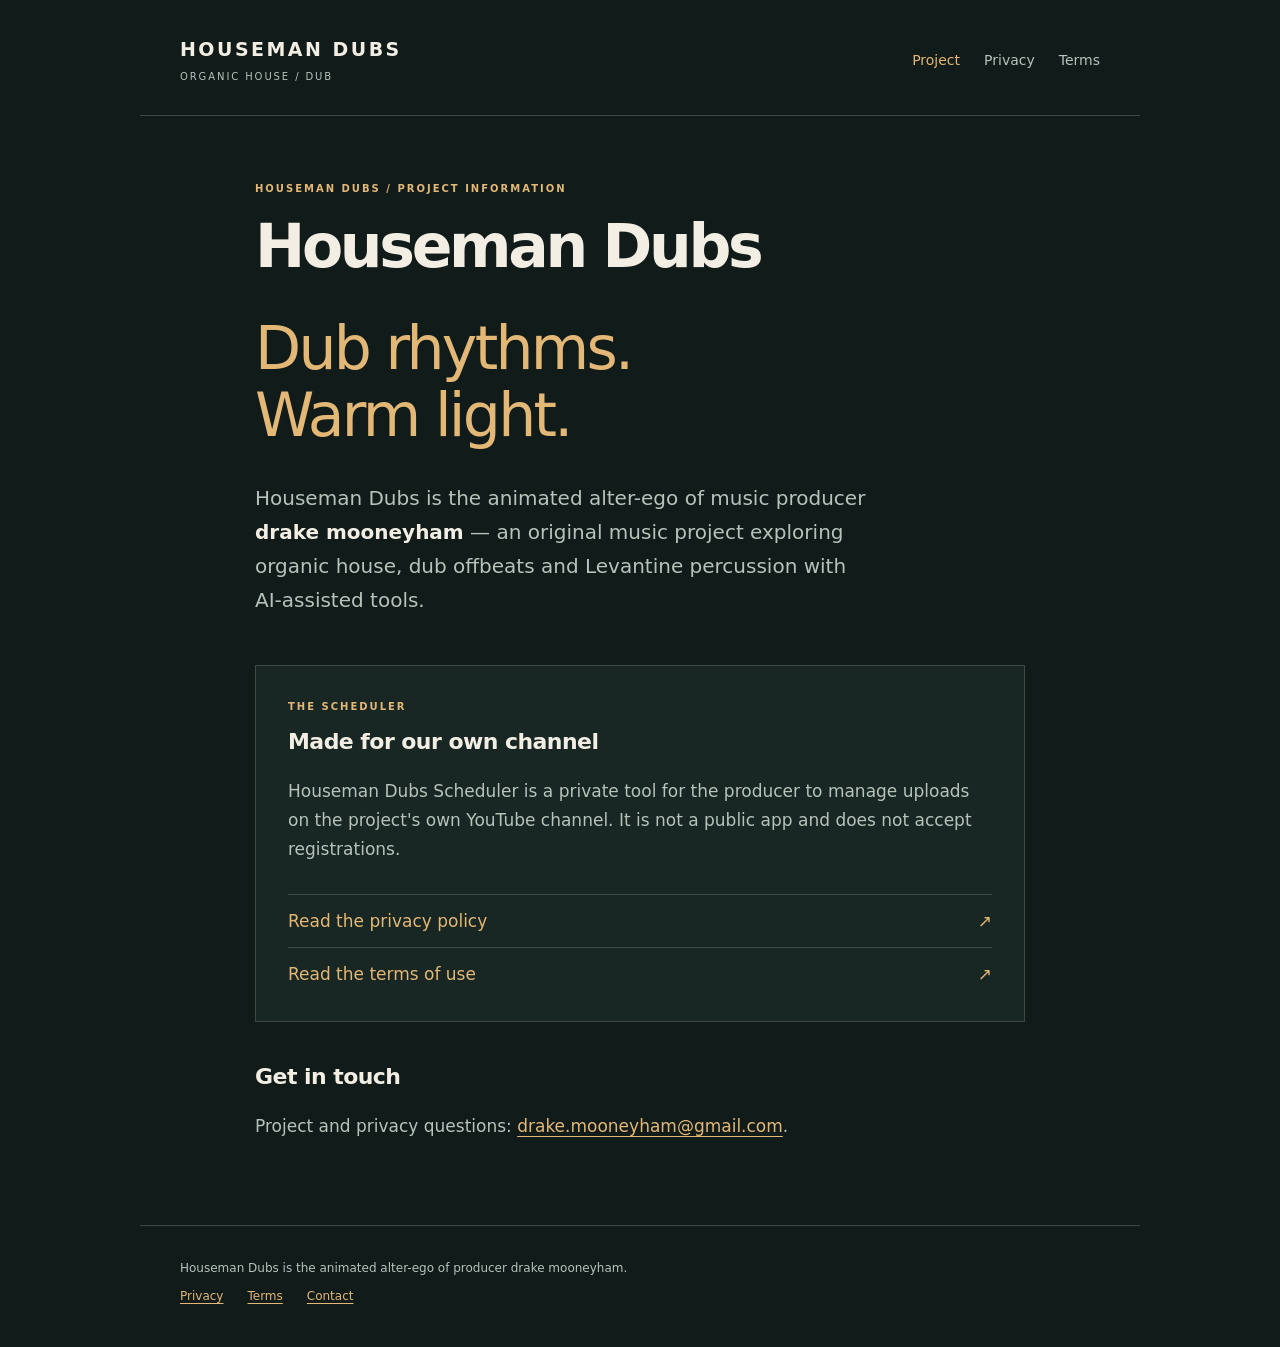
<file: index.html>
<!doctype html>
<html lang="en"><head><meta charset="utf-8"><meta name="viewport" content="width=device-width,initial-scale=1">
<meta name="description" content="Official Houseman Dubs project information and scheduler policies.">
<title>Houseman Dubs · Houseman Dubs</title><link rel="stylesheet" href="style.css"></head>
<body><a class="skip" href="#main">Skip to content</a><header><a class="brand" href="index.html">HOUSEMAN DUBS<span>ORGANIC HOUSE / DUB</span></a>
<nav aria-label="Main navigation"><a href="index.html" aria-current="page">Project</a><a href="privacy.html">Privacy</a><a href="terms.html">Terms</a></nav></header>
<main id="main"><p class="eyebrow">HOUSEMAN DUBS / PROJECT INFORMATION</p><h1>Houseman Dubs</h1><p class="intro">Dub rhythms.<br>Warm light.</p>
<p class="lede">Houseman Dubs is the animated alter-ego of music producer <strong>drake mooneyham</strong> — an original music project exploring organic house, dub offbeats and Levantine percussion with AI-assisted tools.</p>
<section class="card"><p class="eyebrow">THE SCHEDULER</p><h2>Made for our own channel</h2><p>Houseman Dubs Scheduler is a private tool for the producer to manage uploads on the project's own YouTube channel. It is not a public app and does not accept registrations.</p><div class="links"><a href="privacy.html">Read the privacy policy <span aria-hidden="true">↗</span></a><a href="terms.html">Read the terms of use <span aria-hidden="true">↗</span></a></div></section>
<section><h2>Get in touch</h2><p>Project and privacy questions: <a href="mailto:drake.mooneyham@gmail.com">drake.mooneyham@gmail.com</a>.</p></section></main>
<footer><p>Houseman Dubs is the animated alter-ego of producer drake mooneyham.</p>
<p><a href="privacy.html">Privacy</a><a href="terms.html">Terms</a><a href="mailto:drake.mooneyham@gmail.com">Contact</a></p></footer></body></html>
</file>
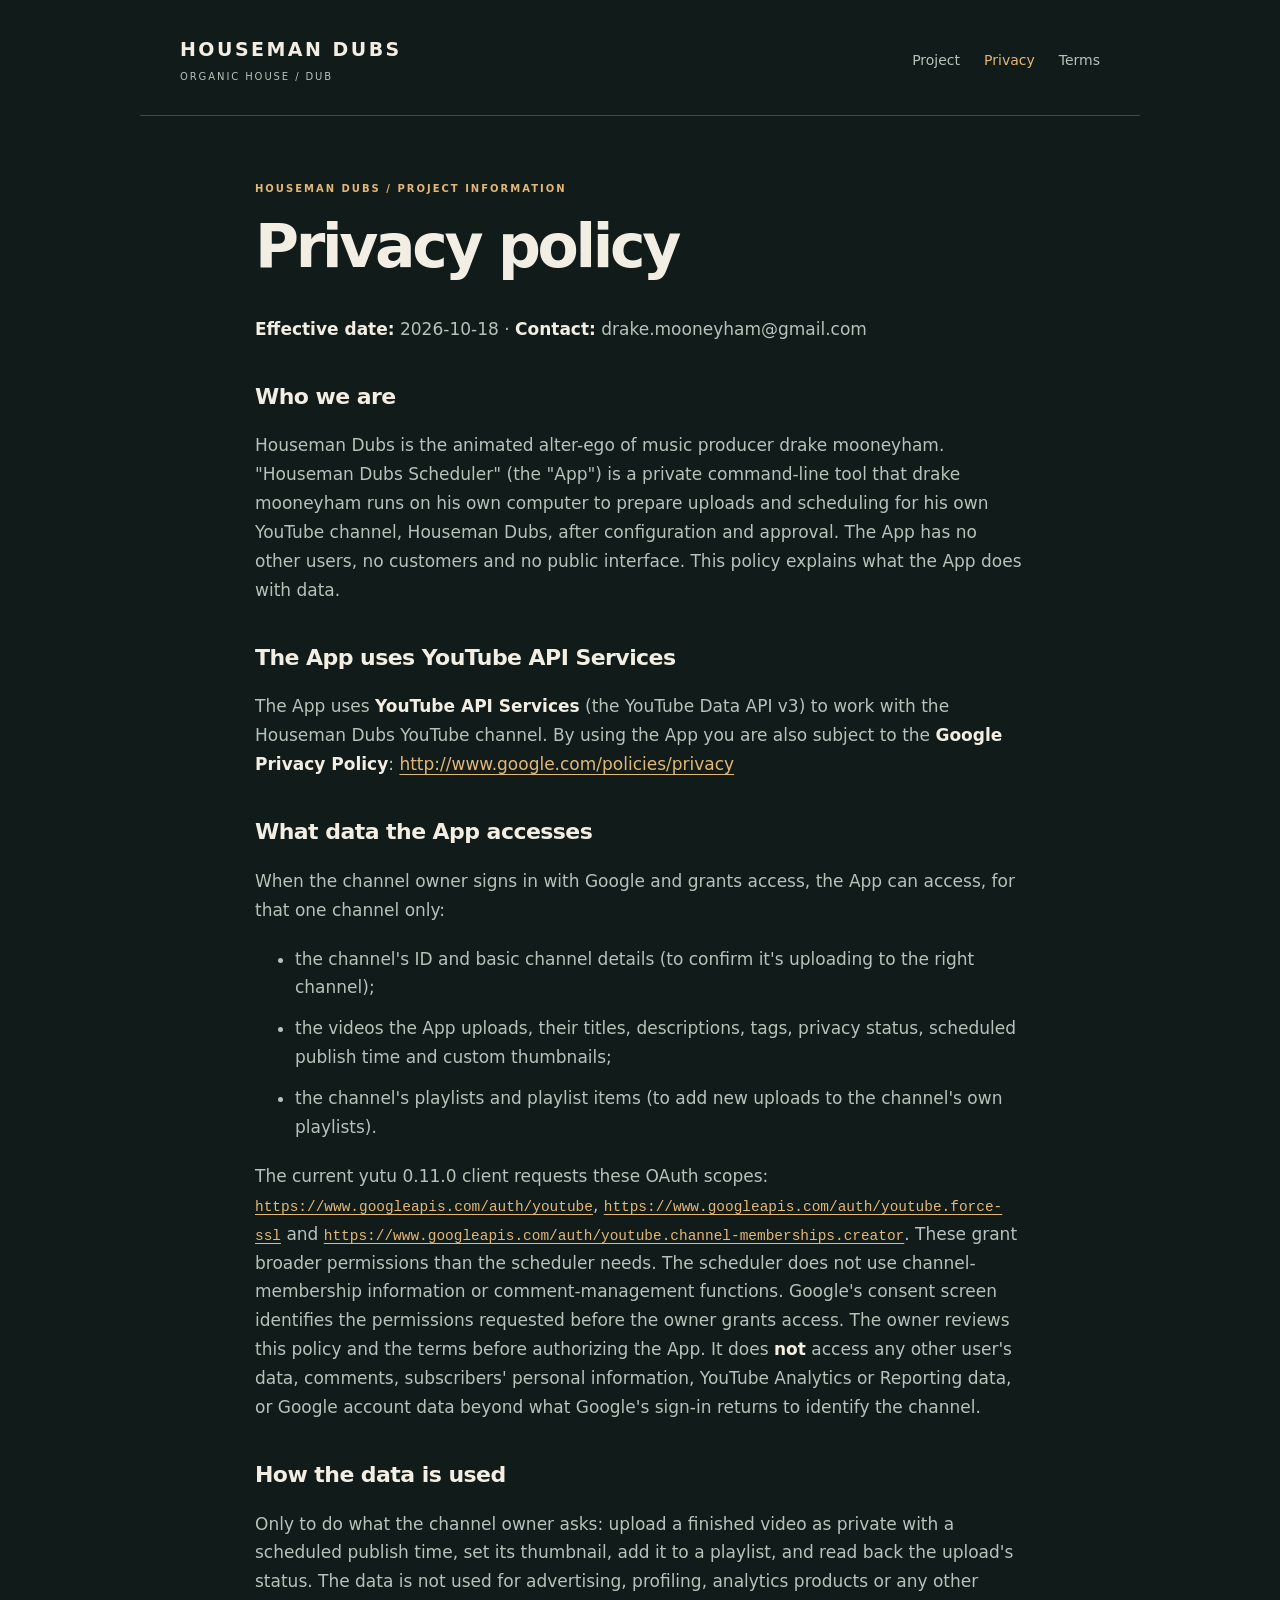
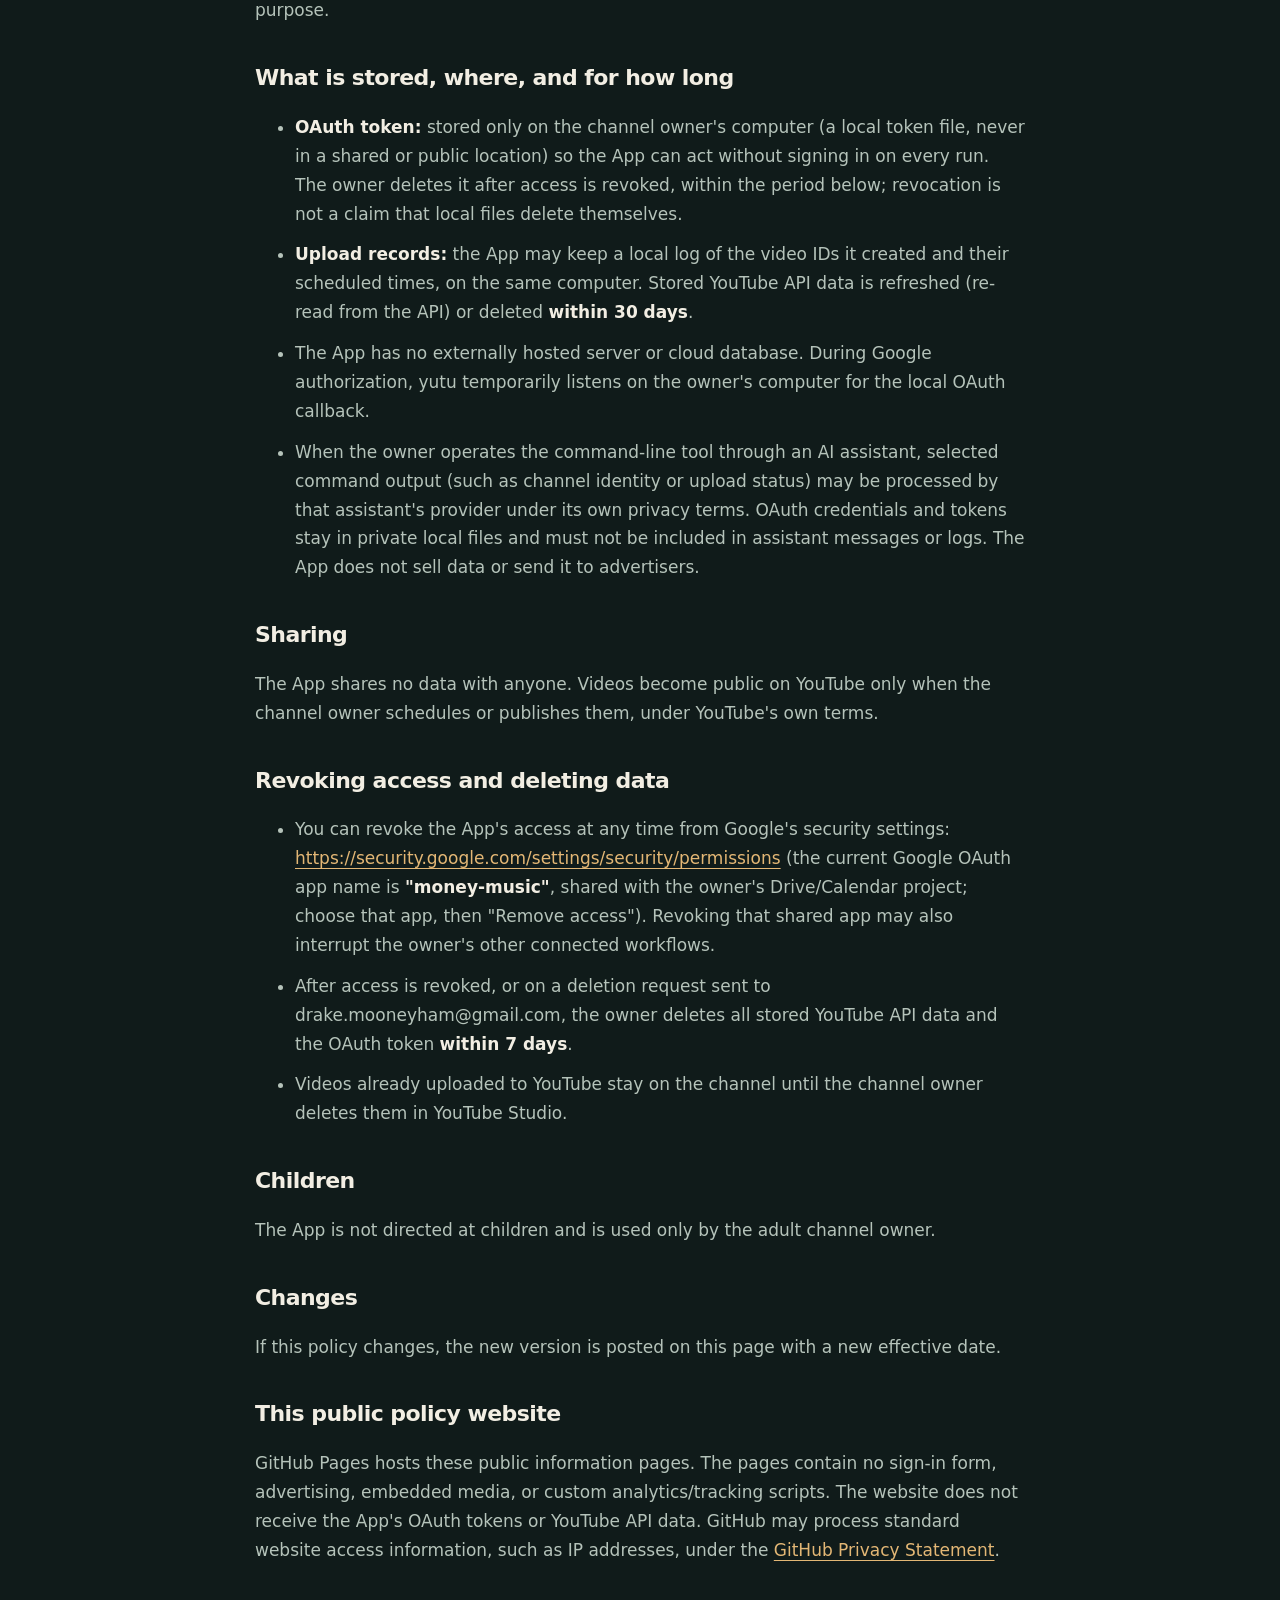
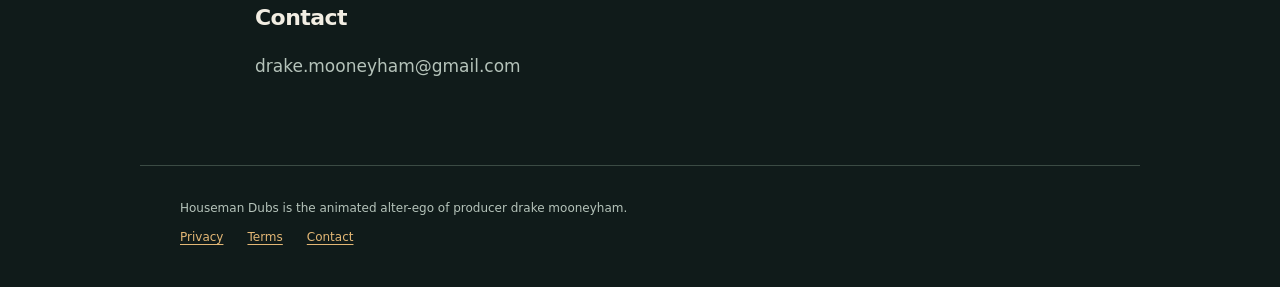
<file: privacy.html>
<!doctype html>
<html lang="en"><head><meta charset="utf-8"><meta name="viewport" content="width=device-width,initial-scale=1">
<meta name="description" content="Official Houseman Dubs project information and scheduler policies.">
<title>Privacy policy · Houseman Dubs</title><link rel="stylesheet" href="style.css"></head>
<body><a class="skip" href="#main">Skip to content</a><header><a class="brand" href="index.html">HOUSEMAN DUBS<span>ORGANIC HOUSE / DUB</span></a>
<nav aria-label="Main navigation"><a href="index.html">Project</a><a href="privacy.html" aria-current="page">Privacy</a><a href="terms.html">Terms</a></nav></header>
<main id="main"><p class="eyebrow">HOUSEMAN DUBS / PROJECT INFORMATION</p><h1>Privacy policy</h1><p><strong>Effective date:</strong> 2026-10-18 · <strong>Contact:</strong> drake.mooneyham@gmail.com</p>
<h2>Who we are</h2>
<p>Houseman Dubs is the animated alter-ego of music producer drake mooneyham. &quot;Houseman Dubs Scheduler&quot; (the &quot;App&quot;) is a private command-line tool that drake mooneyham runs on his own computer to prepare uploads and scheduling for his own YouTube channel, Houseman Dubs, after configuration and approval. The App has no other users, no customers and no public interface. This policy explains what the App does with data.</p>
<h2>The App uses YouTube API Services</h2>
<p>The App uses <strong>YouTube API Services</strong> (the YouTube Data API v3) to work with the Houseman Dubs YouTube channel. By using the App you are also subject to the <strong>Google Privacy Policy</strong>: <a href="http://www.google.com/policies/privacy">http://www.google.com/policies/privacy</a></p>
<h2>What data the App accesses</h2>
<p>When the channel owner signs in with Google and grants access, the App can access, for that one channel only:</p>
<ul>
<li>the channel&#x27;s ID and basic channel details (to confirm it&#x27;s uploading to the right channel);</li>
<li>the videos the App uploads, their titles, descriptions, tags, privacy status, scheduled publish time and custom thumbnails;</li>
<li>the channel&#x27;s playlists and playlist items (to add new uploads to the channel&#x27;s own playlists).</li>
</ul>
<p>The current yutu 0.11.0 client requests these OAuth scopes: <code><a href="https://www.googleapis.com/auth/youtube">https://www.googleapis.com/auth/youtube</a></code>, <code><a href="https://www.googleapis.com/auth/youtube.force-ssl">https://www.googleapis.com/auth/youtube.force-ssl</a></code> and <code><a href="https://www.googleapis.com/auth/youtube.channel-memberships.creator">https://www.googleapis.com/auth/youtube.channel-memberships.creator</a></code>. These grant broader permissions than the scheduler needs. The scheduler does not use channel-membership information or comment-management functions. Google&#x27;s consent screen identifies the permissions requested before the owner grants access. The owner reviews this policy and the terms before authorizing the App. It does <strong>not</strong> access any other user&#x27;s data, comments, subscribers&#x27; personal information, YouTube Analytics or Reporting data, or Google account data beyond what Google&#x27;s sign-in returns to identify the channel.</p>
<h2>How the data is used</h2>
<p>Only to do what the channel owner asks: upload a finished video as private with a scheduled publish time, set its thumbnail, add it to a playlist, and read back the upload&#x27;s status. The data is not used for advertising, profiling, analytics products or any other purpose.</p>
<h2>What is stored, where, and for how long</h2>
<ul>
<li><strong>OAuth token:</strong> stored only on the channel owner&#x27;s computer (a local token file, never in a shared or public location) so the App can act without signing in on every run. The owner deletes it after access is revoked, within the period below; revocation is not a claim that local files delete themselves.</li>
<li><strong>Upload records:</strong> the App may keep a local log of the video IDs it created and their scheduled times, on the same computer. Stored YouTube API data is refreshed (re-read from the API) or deleted <strong>within 30 days</strong>.</li>
<li>The App has no externally hosted server or cloud database. During Google authorization, yutu temporarily listens on the owner&#x27;s computer for the local OAuth callback.</li>
<li>When the owner operates the command-line tool through an AI assistant, selected command output (such as channel identity or upload status) may be processed by that assistant&#x27;s provider under its own privacy terms. OAuth credentials and tokens stay in private local files and must not be included in assistant messages or logs. The App does not sell data or send it to advertisers.</li>
</ul>
<h2>Sharing</h2>
<p>The App shares no data with anyone. Videos become public on YouTube only when the channel owner schedules or publishes them, under YouTube&#x27;s own terms.</p>
<h2>Revoking access and deleting data</h2>
<ul>
<li>You can revoke the App&#x27;s access at any time from Google&#x27;s security settings: <a href="https://security.google.com/settings/security/permissions">https://security.google.com/settings/security/permissions</a> (the current Google OAuth app name is <strong>&quot;money-music&quot;</strong>, shared with the owner&#x27;s Drive/Calendar project; choose that app, then &quot;Remove access&quot;). Revoking that shared app may also interrupt the owner&#x27;s other connected workflows.</li>
<li>After access is revoked, or on a deletion request sent to drake.mooneyham@gmail.com, the owner deletes all stored YouTube API data and the OAuth token <strong>within 7 days</strong>.</li>
<li>Videos already uploaded to YouTube stay on the channel until the channel owner deletes them in YouTube Studio.</li>
</ul>
<h2>Children</h2>
<p>The App is not directed at children and is used only by the adult channel owner.</p>
<h2>Changes</h2>
<p>If this policy changes, the new version is posted on this page with a new effective date.</p>
<h2>This public policy website</h2>
<p>GitHub Pages hosts these public information pages. The pages contain no sign-in form, advertising, embedded media, or custom analytics/tracking scripts. The website does not receive the App&#x27;s OAuth tokens or YouTube API data. GitHub may process standard website access information, such as IP addresses, under the <a href="https://docs.github.com/en/site-policy/privacy-policies/github-general-privacy-statement">GitHub Privacy Statement</a>.</p>
<h2>Contact</h2>
<p>drake.mooneyham@gmail.com</p></main>
<footer><p>Houseman Dubs is the animated alter-ego of producer drake mooneyham.</p>
<p><a href="privacy.html">Privacy</a><a href="terms.html">Terms</a><a href="mailto:drake.mooneyham@gmail.com">Contact</a></p></footer></body></html>
</file>
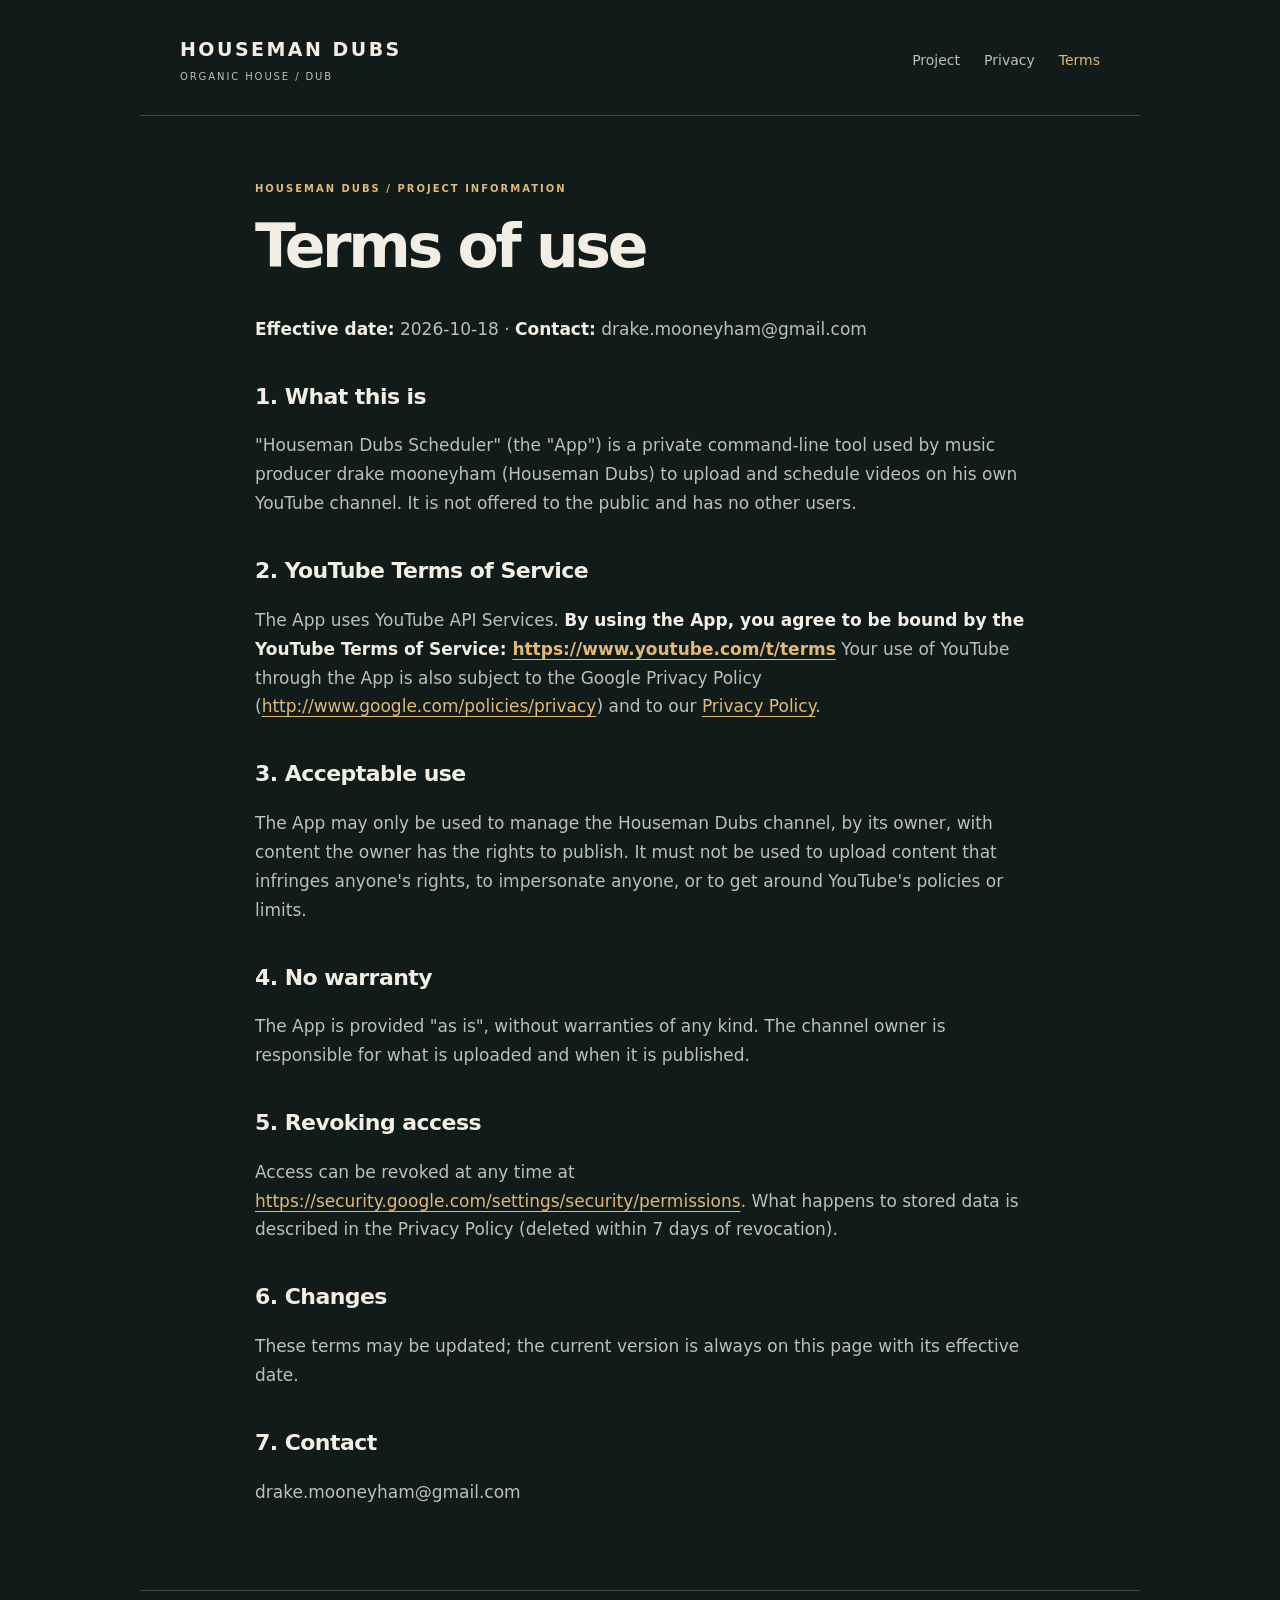
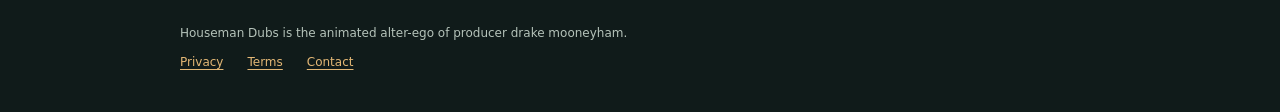
<file: terms.html>
<!doctype html>
<html lang="en"><head><meta charset="utf-8"><meta name="viewport" content="width=device-width,initial-scale=1">
<meta name="description" content="Official Houseman Dubs project information and scheduler policies.">
<title>Terms of use · Houseman Dubs</title><link rel="stylesheet" href="style.css"></head>
<body><a class="skip" href="#main">Skip to content</a><header><a class="brand" href="index.html">HOUSEMAN DUBS<span>ORGANIC HOUSE / DUB</span></a>
<nav aria-label="Main navigation"><a href="index.html">Project</a><a href="privacy.html">Privacy</a><a href="terms.html" aria-current="page">Terms</a></nav></header>
<main id="main"><p class="eyebrow">HOUSEMAN DUBS / PROJECT INFORMATION</p><h1>Terms of use</h1><p><strong>Effective date:</strong> 2026-10-18 · <strong>Contact:</strong> drake.mooneyham@gmail.com</p>
<h2>1. What this is</h2>
<p>&quot;Houseman Dubs Scheduler&quot; (the &quot;App&quot;) is a private command-line tool used by music producer drake mooneyham (Houseman Dubs) to upload and schedule videos on his own YouTube channel. It is not offered to the public and has no other users.</p>
<h2>2. YouTube Terms of Service</h2>
<p>The App uses YouTube API Services. <strong>By using the App, you agree to be bound by the YouTube Terms of Service: <a href="https://www.youtube.com/t/terms">https://www.youtube.com/t/terms</a></strong> Your use of YouTube through the App is also subject to the Google Privacy Policy (<a href="http://www.google.com/policies/privacy">http://www.google.com/policies/privacy</a>) and to our <a href="privacy.html">Privacy Policy</a>.</p>
<h2>3. Acceptable use</h2>
<p>The App may only be used to manage the Houseman Dubs channel, by its owner, with content the owner has the rights to publish. It must not be used to upload content that infringes anyone&#x27;s rights, to impersonate anyone, or to get around YouTube&#x27;s policies or limits.</p>
<h2>4. No warranty</h2>
<p>The App is provided &quot;as is&quot;, without warranties of any kind. The channel owner is responsible for what is uploaded and when it is published.</p>
<h2>5. Revoking access</h2>
<p>Access can be revoked at any time at <a href="https://security.google.com/settings/security/permissions">https://security.google.com/settings/security/permissions</a>. What happens to stored data is described in the Privacy Policy (deleted within 7 days of revocation).</p>
<h2>6. Changes</h2>
<p>These terms may be updated; the current version is always on this page with its effective date.</p>
<h2>7. Contact</h2>
<p>drake.mooneyham@gmail.com</p></main>
<footer><p>Houseman Dubs is the animated alter-ego of producer drake mooneyham.</p>
<p><a href="privacy.html">Privacy</a><a href="terms.html">Terms</a><a href="mailto:drake.mooneyham@gmail.com">Contact</a></p></footer></body></html>
</file>
<file: style.css>
:root{color-scheme:dark;--bg:#101b1a;--card:#182624;--text:#f2eee3;--muted:#b5c3ba;--line:#3b4b44;--gold:#e3b775}*{box-sizing:border-box}body{margin:0;background:var(--bg);color:var(--text);font:17px/1.7 system-ui,-apple-system,BlinkMacSystemFont,"Segoe UI",sans-serif}a{color:var(--gold);text-underline-offset:.22em}a:hover{color:#ffe0ac}a:focus-visible{outline:3px solid var(--gold);outline-offset:5px;border-radius:2px}header,main,footer{max-width:1000px;margin:0 auto;padding-left:40px;padding-right:40px}header{display:flex;align-items:center;justify-content:space-between;gap:24px;padding-top:38px;padding-bottom:32px;border-bottom:1px solid var(--line)}.brand{color:var(--text);font-size:19px;font-weight:800;line-height:1.2;letter-spacing:.13em;text-decoration:none}.brand span{display:block;font-size:10px;font-weight:500;color:var(--muted);letter-spacing:.19em;margin-top:10px}nav{display:flex;gap:24px}nav a{font-size:14px;text-decoration:none;color:var(--muted)}nav [aria-current]{color:var(--gold)}main{padding-top:64px;padding-bottom:64px;max-width:850px}h1{font-size:clamp(38px,7vw,60px);line-height:1.1;letter-spacing:-.055em;font-weight:600;margin:16px 0 36px}h2{font-size:22px;font-weight:600;line-height:1.35;letter-spacing:-.025em;margin-top:38px}p,ul{margin:20px 0;color:var(--muted)}strong{font-weight:600;color:var(--text)}li{margin:12px 0}.eyebrow{font-size:10px;letter-spacing:.2em;font-weight:700;color:var(--gold);margin:0}.intro{font-size:clamp(36px,7vw,60px);line-height:1.12;letter-spacing:-.045em;color:var(--gold);margin:0 0 32px}.lede{font-size:20px;max-width:620px}.card{background:var(--card);border:1px solid var(--line);padding:32px;margin:48px 0 40px}.card h2{margin-top:12px}.links{display:grid;gap:12px;margin-top:30px}.links a{display:flex;justify-content:space-between;gap:20px;text-decoration:none;border-top:1px solid var(--line);padding-top:12px}code{font-size:.85em;overflow-wrap:anywhere}main a{overflow-wrap:anywhere}footer{border-top:1px solid var(--line);font-size:12px;padding-top:24px;padding-bottom:32px}footer p{margin:8px 0}footer a{display:inline-block;margin-right:24px}.skip{position:absolute;top:-100px;left:20px;background:var(--bg);padding:12px}.skip:focus{top:10px}@media(max-width:580px){header,main,footer{padding-left:24px;padding-right:24px}header{align-items:flex-start;flex-direction:column;gap:24px;padding-top:28px;padding-bottom:24px}main{padding-top:40px}nav{gap:24px}.card{padding:24px}.lede{font-size:18px}h1{margin-bottom:28px}}
</file>
